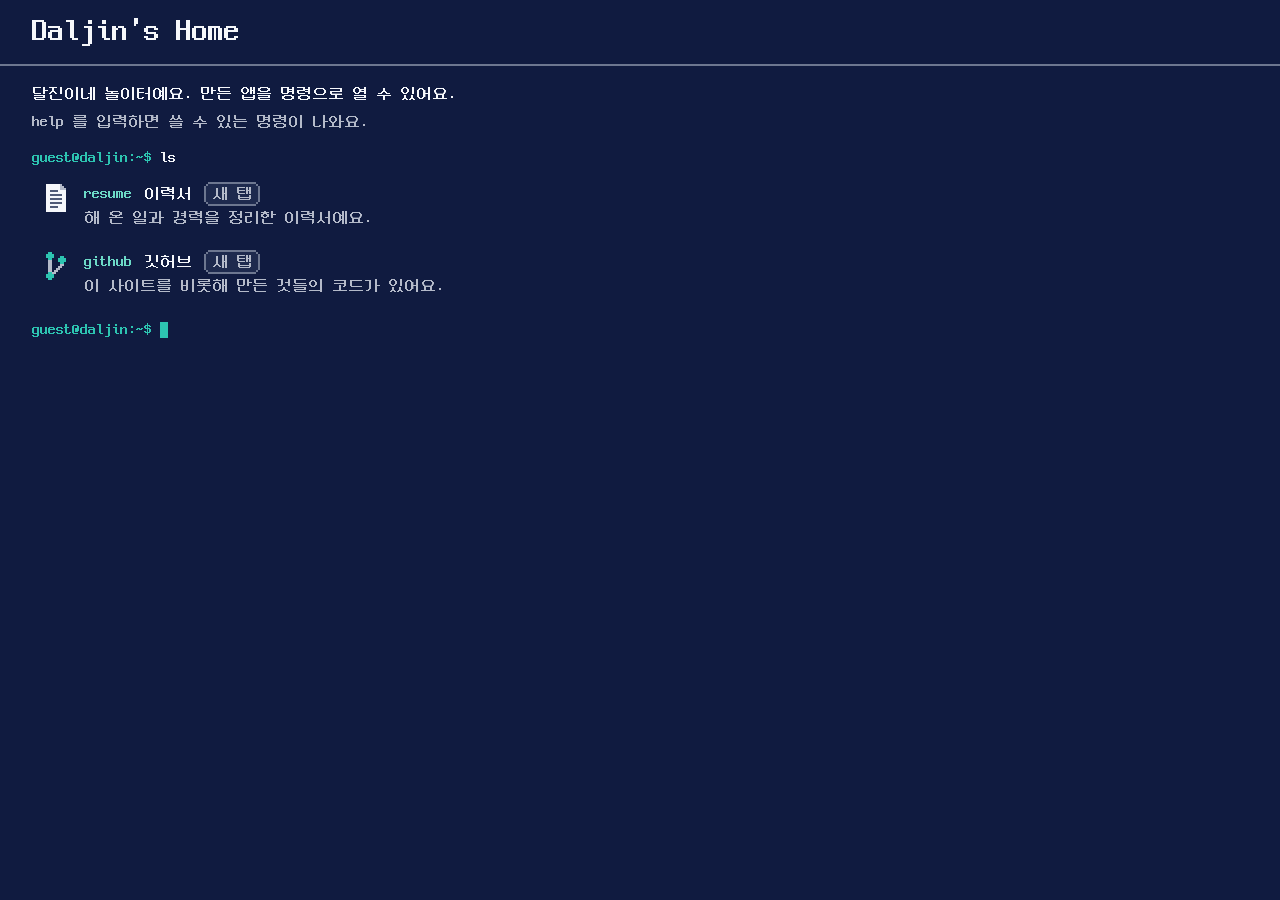
<file: static/index.html>
<!doctype html>
<html lang="ko">
<head>
  <meta charset="utf-8">
  <meta name="viewport" content="width=device-width, initial-scale=1, viewport-fit=cover, interactive-widget=resizes-content">
  <meta name="theme-color" content="#101B40">
  <meta name="color-scheme" content="dark">
  <meta name="description" content="달진이네 놀이터. 만든 앱을 명령으로 여는 터미널이에요.">
  <title>Daljin's Home</title>
  <link rel="icon" href="data:image/svg+xml,%3Csvg xmlns='http://www.w3.org/2000/svg' viewBox='0 0 16 16' shape-rendering='crispEdges'%3E%3Cpath fill='%23101B40' d='M2 0h12v2h2v12h-2v2H2v-2H0V2h2z'/%3E%3Cpath fill='%232DC4B1' d='M4 4h8v8H4z'/%3E%3C/svg%3E">
  <link rel="stylesheet" href="css/site.css">
  <script>document.documentElement.classList.add("js");</script>
  <script src="js/site.js" defer></script>
</head>
<body>
  <div class="term-app" data-term>
    <header class="gnb">
      <h1 class="brand" lang="en">Daljin's Home</h1>
    </header>
    <main class="term">
      <!-- 앱 목록. 앱을 더하려면 <li> 하나를 넣는다. 스크립트가 이 목록을 읽어 터미널을 그린다.
           data-id: 명령 이름(영어 소문자), data-shape: 아이콘(js/site.js 의 SPRITES, 없으면 빈 창),
           data-status: new(신규), beta(베타), error(오류) 중 하나 또는 비움, data-note: 창에 붙는 안내.
           다른 사이트 주소는 새 탭으로, 이 사이트 안 주소(apps/<이름>/)는 창으로 열린다. -->
      <ul class="app-list" data-apps>
        <li><a href="https://resume.daljin.cloud" data-id="resume" data-shape="note"
               data-summary="해 온 일과 경력을 정리한 이력서예요.">이력서</a></li>
        <li><a href="https://github.com/JangDaljin" data-id="github" data-shape="branch"
               data-summary="이 사이트를 비롯해 만든 것들의 코드가 있어요.">깃허브</a></li>
      </ul>
    </main>
  </div>
</body>
</html>
</file>
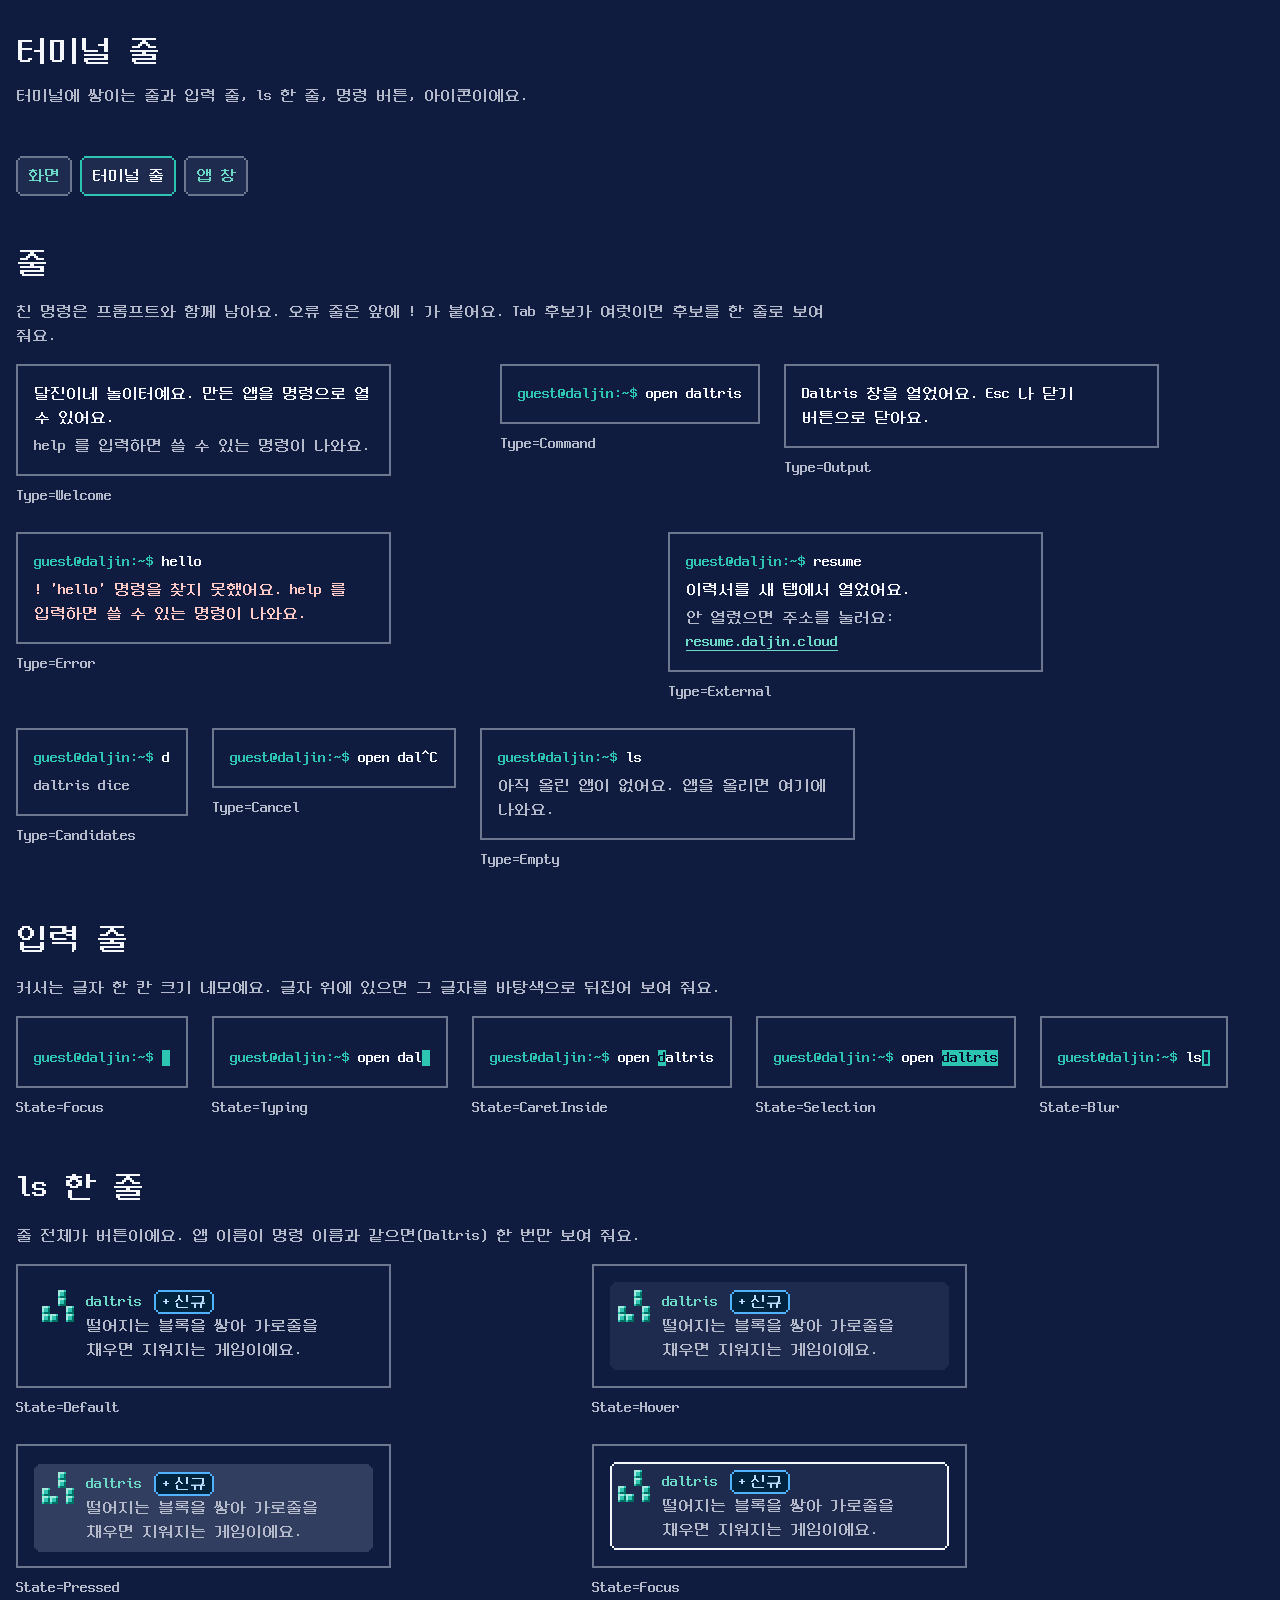
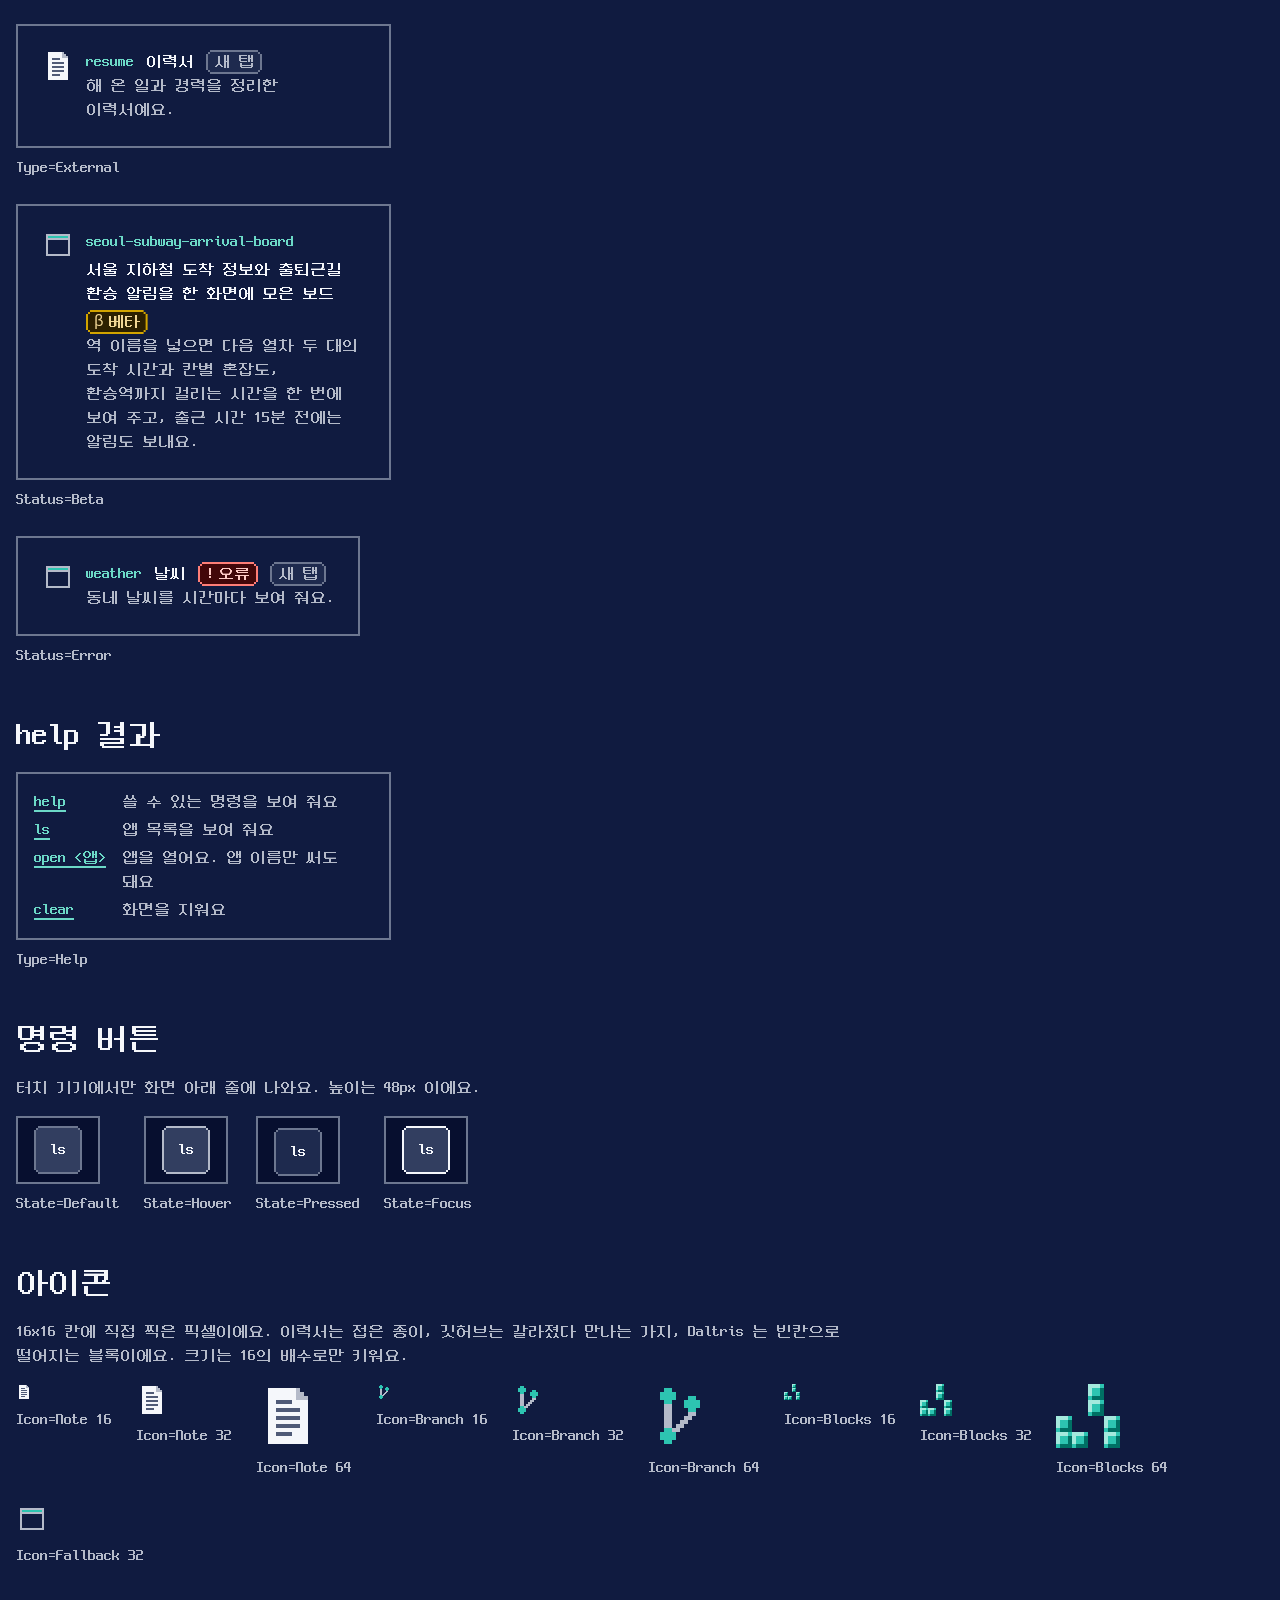
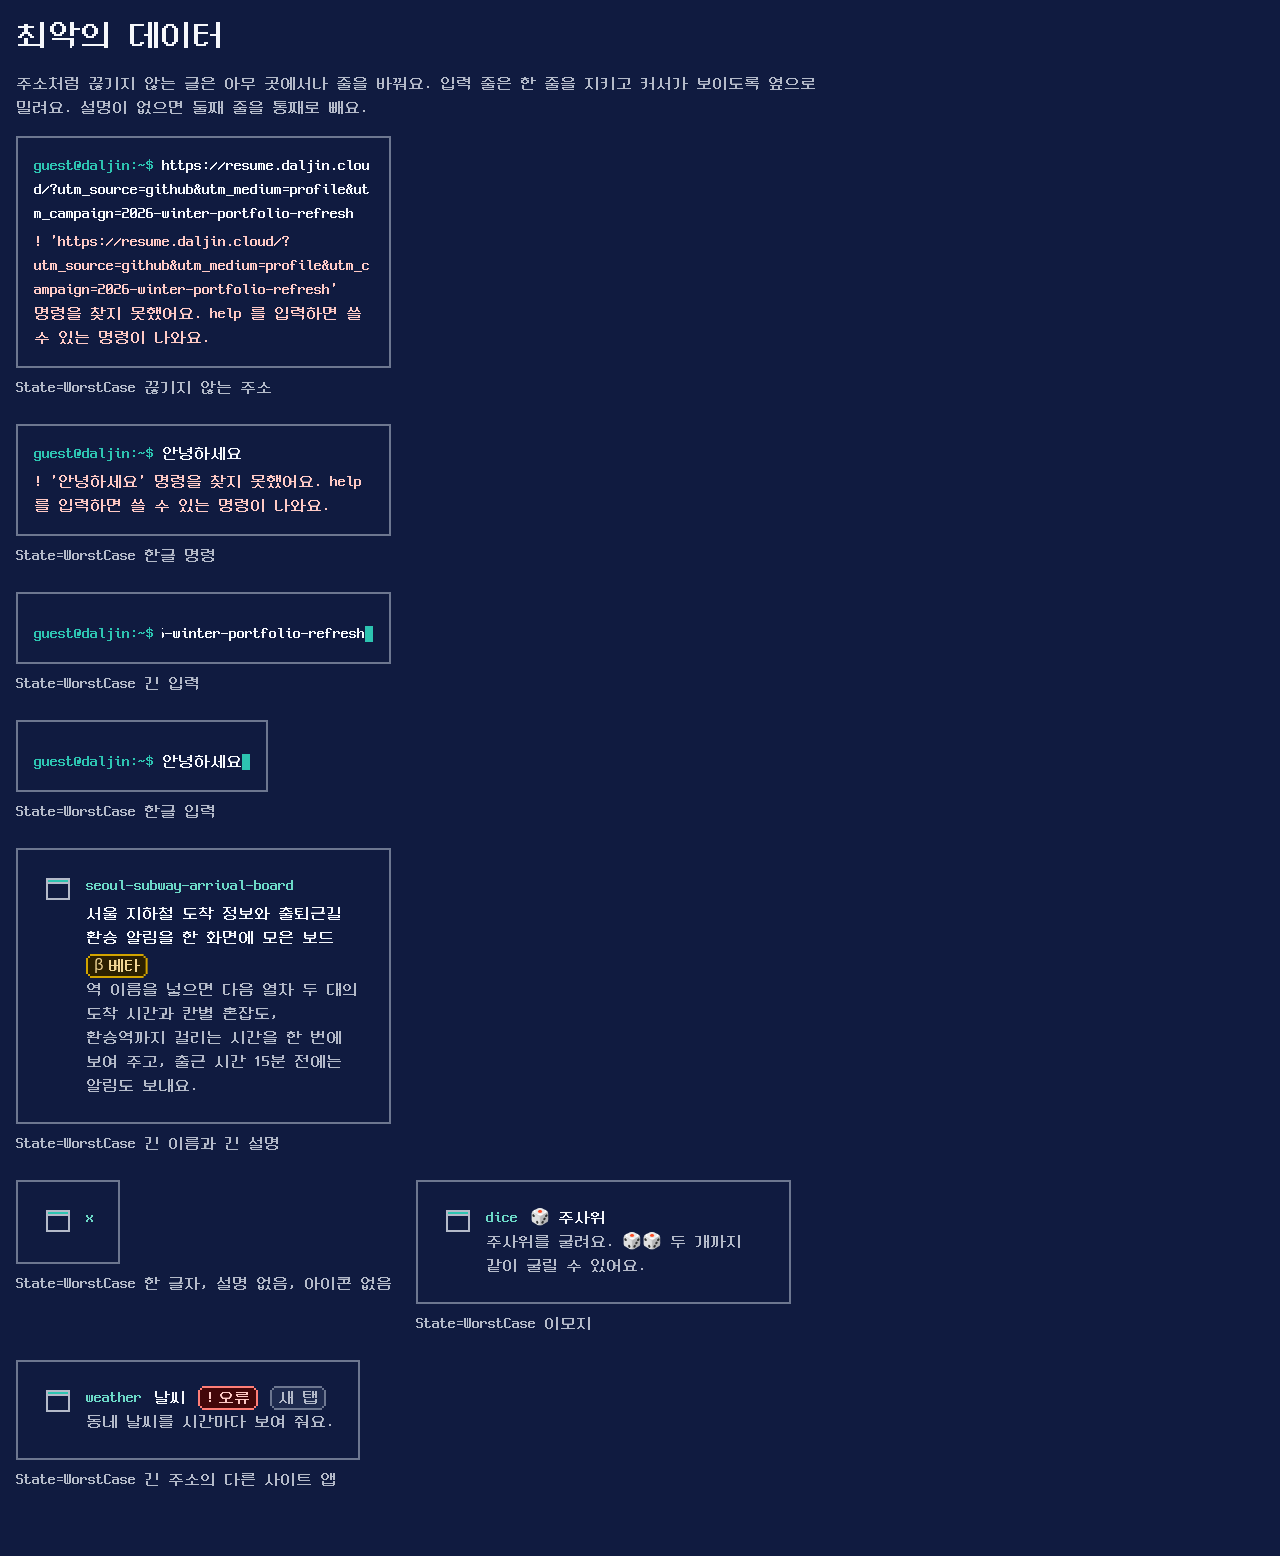
<file: design/home-terminal/component-terminal.html>
<!doctype html>
<!-- Daljin's Home 터미널 시안. approved: 2026-11-17 -->
<html lang="ko">
<head>
<meta charset="utf-8">
<meta name="viewport" content="width=device-width, initial-scale=1, viewport-fit=cover">
<title>터미널 줄</title>
<link rel="stylesheet" href="fonts.css">
<link rel="stylesheet" href="terminal.css">
</head>
<body>
<div class="page">
<header class="page-head"><h1 class="page-title">터미널 줄</h1><p class="muted">터미널에 쌓이는 줄과 입력 줄, ls 한 줄, 명령 버튼, 아이콘이에요.</p></header>
<nav class="page-nav" aria-label="시안 페이지"><a class="nav-link px" href="./">화면</a><a class="nav-link px" href="component-terminal.html" aria-current="page">터미널 줄</a><a class="nav-link px" href="component-window.html">앱 창</a></nav>
<section class="section"><h2 class="section-title">줄</h2><p class="muted">친 명령은 프롬프트와 함께 남아요. 오류 줄은 앞에 ! 가 붙어요. Tab 후보가 여럿이면 후보를 한 줄로 보여 줘요.</p><div class="specs"><div class="spec"><div class="" data-render="line" data-kind="welcome"></div><span class="spec-label">Type=Welcome</span></div><div class="spec"><div class="" data-render="line" data-kind="echo"></div><span class="spec-label">Type=Command</span></div><div class="spec"><div class="" data-render="line" data-kind="out"></div><span class="spec-label">Type=Output</span></div><div class="spec"><div class="" data-render="line" data-kind="error"></div><span class="spec-label">Type=Error</span></div><div class="spec"><div class="" data-render="line" data-kind="external"></div><span class="spec-label">Type=External</span></div><div class="spec"><div class="" data-render="line" data-kind="candidates"></div><span class="spec-label">Type=Candidates</span></div><div class="spec"><div class="" data-render="line" data-kind="ctrlc"></div><span class="spec-label">Type=Cancel</span></div><div class="spec"><div class="" data-render="line" data-kind="empty"></div><span class="spec-label">Type=Empty</span></div></div></section>
<section class="section"><h2 class="section-title">입력 줄</h2><p class="muted">커서는 글자 한 칸 크기 네모예요. 글자 위에 있으면 그 글자를 바탕색으로 뒤집어 보여 줘요.</p><div class="specs"><div class="spec"><div class="" data-render="input" data-state="focus"></div><span class="spec-label">State=Focus</span></div><div class="spec"><div class="" data-render="input" data-state="typing"></div><span class="spec-label">State=Typing</span></div><div class="spec"><div class="" data-render="input" data-state="middle"></div><span class="spec-label">State=CaretInside</span></div><div class="spec"><div class="" data-render="input" data-state="select"></div><span class="spec-label">State=Selection</span></div><div class="spec"><div class="" data-render="input" data-state="blur"></div><span class="spec-label">State=Blur</span></div></div></section>
<section class="section"><h2 class="section-title">ls 한 줄</h2><p class="muted">줄 전체가 버튼이에요. 앱 이름이 명령 이름과 같으면(Daltris) 한 번만 보여 줘요.</p><div class="specs"><div class="spec"><div class="" data-render="lsrow" data-app="daltris" data-flags=""></div><span class="spec-label">State=Default</span></div><div class="spec"><div class="" data-render="lsrow" data-app="daltris" data-flags="hover"></div><span class="spec-label">State=Hover</span></div><div class="spec"><div class="" data-render="lsrow" data-app="daltris" data-flags="pressed"></div><span class="spec-label">State=Pressed</span></div><div class="spec"><div class="" data-render="lsrow" data-app="daltris" data-flags="focus"></div><span class="spec-label">State=Focus</span></div><div class="spec"><div class="" data-render="lsrow" data-app="resume" data-flags=""></div><span class="spec-label">Type=External</span></div><div class="spec"><div class="" data-render="lsrow" data-app="seoul-subway-arrival-board" data-flags=""></div><span class="spec-label">Status=Beta</span></div><div class="spec"><div class="" data-render="lsrow" data-app="weather" data-flags=""></div><span class="spec-label">Status=Error</span></div></div></section>
<section class="section"><h2 class="section-title">help 결과</h2><div class="specs"><div class="spec"><div class="" data-render="help"></div><span class="spec-label">Type=Help</span></div></div></section>
<section class="section"><h2 class="section-title">명령 버튼</h2><p class="muted">터치 기기에서만 화면 아래 줄에 나와요. 높이는 48px 이에요.</p><div class="specs"><div class="spec"><div class="" data-render="chip" data-label="ls" data-flags=""></div><span class="spec-label">State=Default</span></div><div class="spec"><div class="" data-render="chip" data-label="ls" data-flags="hover"></div><span class="spec-label">State=Hover</span></div><div class="spec"><div class="" data-render="chip" data-label="ls" data-flags="pressed"></div><span class="spec-label">State=Pressed</span></div><div class="spec"><div class="" data-render="chip" data-label="ls" data-flags="focus"></div><span class="spec-label">State=Focus</span></div></div></section>
<section class="section"><h2 class="section-title">아이콘</h2><p class="muted">16x16 칸에 직접 찍은 픽셀이에요. 이력서는 접은 종이, 깃허브는 갈라졌다 만나는 가지, Daltris 는 빈칸으로 떨어지는 블록이에요. 크기는 16의 배수로만 키워요.</p><div class="specs"><div class="spec"><div class="" data-render="icon" data-shape="note" data-size="icon-title"></div><span class="spec-label">Icon=Note 16</span></div><div class="spec"><div class="" data-render="icon" data-shape="note" data-size="icon-list"></div><span class="spec-label">Icon=Note 32</span></div><div class="spec"><div class="" data-render="icon" data-shape="note" data-size="icon-show"></div><span class="spec-label">Icon=Note 64</span></div><div class="spec"><div class="" data-render="icon" data-shape="branch" data-size="icon-title"></div><span class="spec-label">Icon=Branch 16</span></div><div class="spec"><div class="" data-render="icon" data-shape="branch" data-size="icon-list"></div><span class="spec-label">Icon=Branch 32</span></div><div class="spec"><div class="" data-render="icon" data-shape="branch" data-size="icon-show"></div><span class="spec-label">Icon=Branch 64</span></div><div class="spec"><div class="" data-render="icon" data-shape="blocks" data-size="icon-title"></div><span class="spec-label">Icon=Blocks 16</span></div><div class="spec"><div class="" data-render="icon" data-shape="blocks" data-size="icon-list"></div><span class="spec-label">Icon=Blocks 32</span></div><div class="spec"><div class="" data-render="icon" data-shape="blocks" data-size="icon-show"></div><span class="spec-label">Icon=Blocks 64</span></div><div class="spec"><div class="" data-render="icon" data-shape="window" data-size="icon-list"></div><span class="spec-label">Icon=Fallback 32</span></div></div></section>
<section class="section"><h2 class="section-title">최악의 데이터</h2><p class="muted">주소처럼 끊기지 않는 글은 아무 곳에서나 줄을 바꿔요. 입력 줄은 한 줄을 지키고 커서가 보이도록 옆으로 밀려요. 설명이 없으면 둘째 줄을 통째로 빼요.</p><div class="specs"><div class="spec"><div class="" data-render="line" data-kind="long"></div><span class="spec-label">State=WorstCase 끊기지 않는 주소</span></div><div class="spec"><div class="" data-render="line" data-kind="korean"></div><span class="spec-label">State=WorstCase 한글 명령</span></div><div class="spec"><div class="" data-render="input" data-state="long"></div><span class="spec-label">State=WorstCase 긴 입력</span></div><div class="spec"><div class="" data-render="input" data-state="korean"></div><span class="spec-label">State=WorstCase 한글 입력</span></div><div class="spec"><div class="" data-render="lsrow" data-app="seoul-subway-arrival-board" data-flags=""></div><span class="spec-label">State=WorstCase 긴 이름과 긴 설명</span></div><div class="spec"><div class="" data-render="lsrow" data-app="x" data-flags=""></div><span class="spec-label">State=WorstCase 한 글자, 설명 없음, 아이콘 없음</span></div><div class="spec"><div class="" data-render="lsrow" data-app="dice" data-flags=""></div><span class="spec-label">State=WorstCase 이모지</span></div><div class="spec"><div class="" data-render="lsrow" data-app="weather" data-flags=""></div><span class="spec-label">State=WorstCase 긴 주소의 다른 사이트 앱</span></div></div></section>
</div>
<script src="terminal.js"></script>
</body>
</html>
</file>
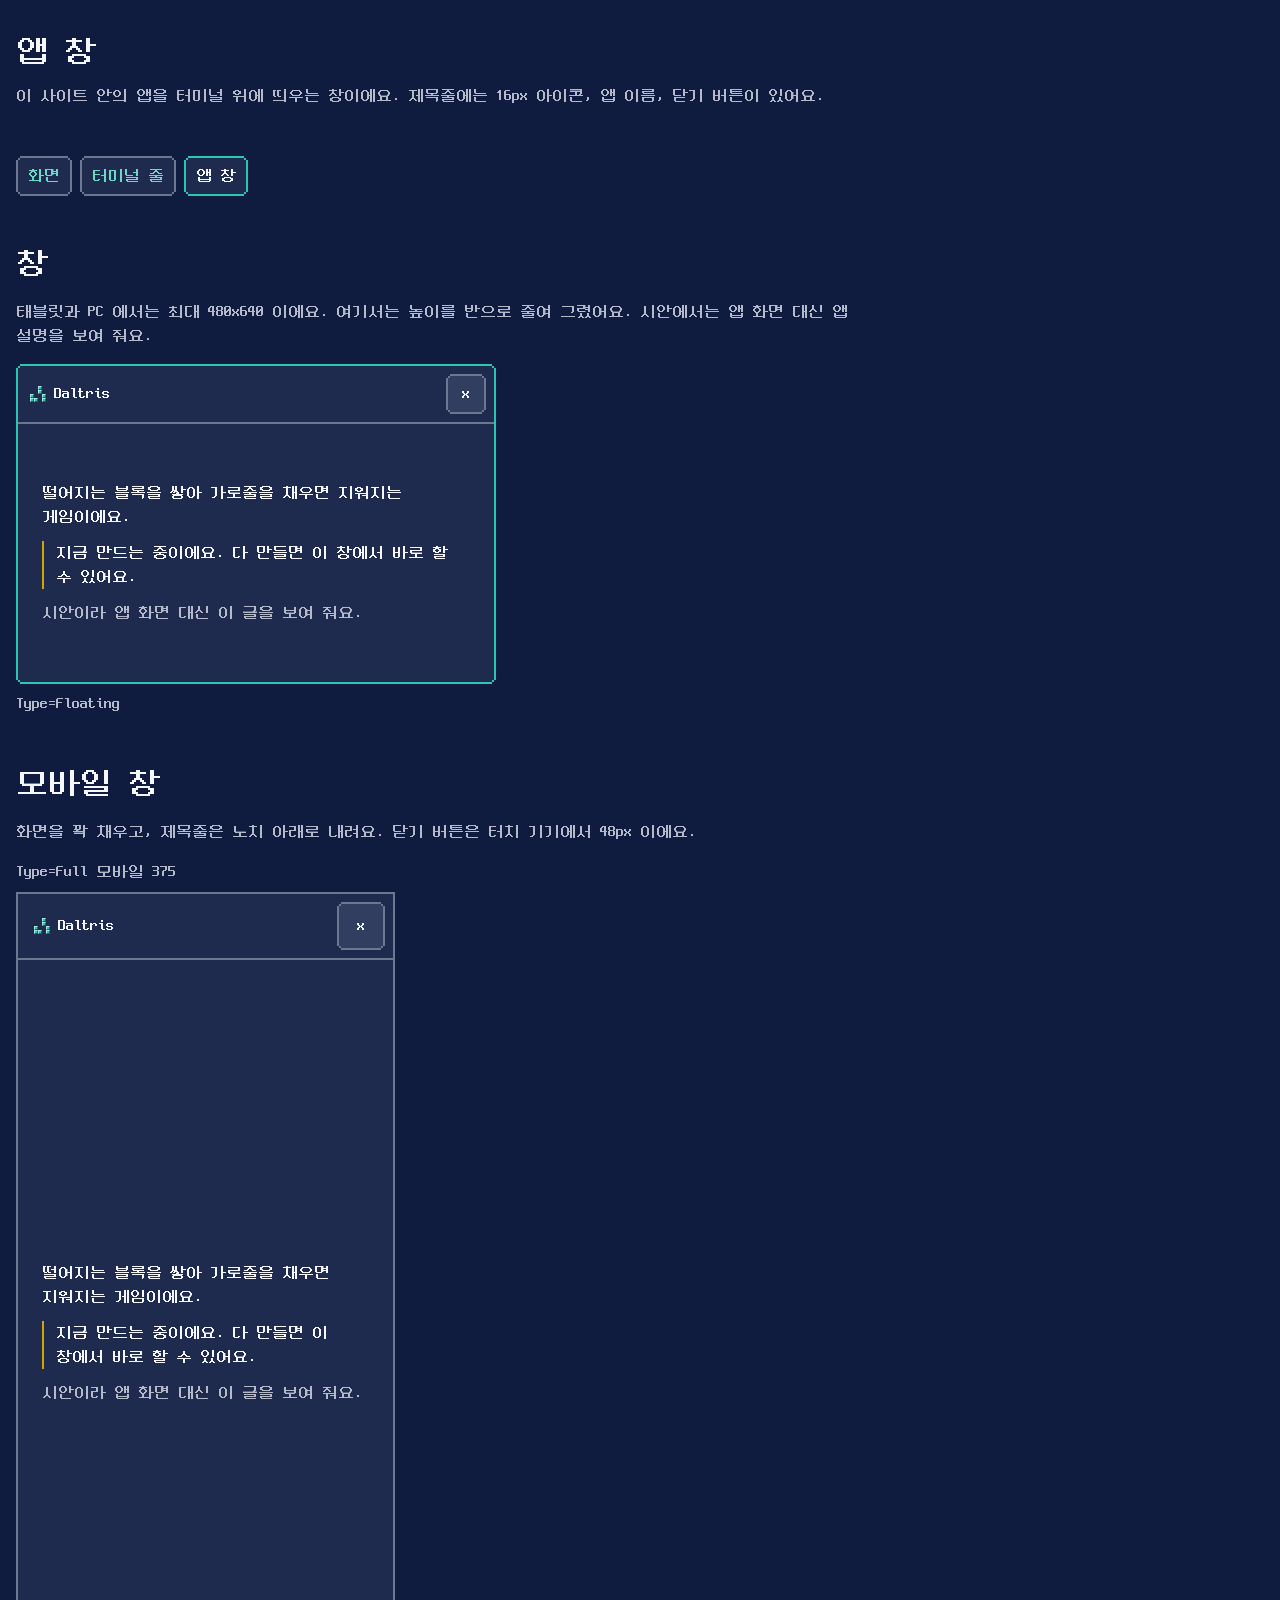
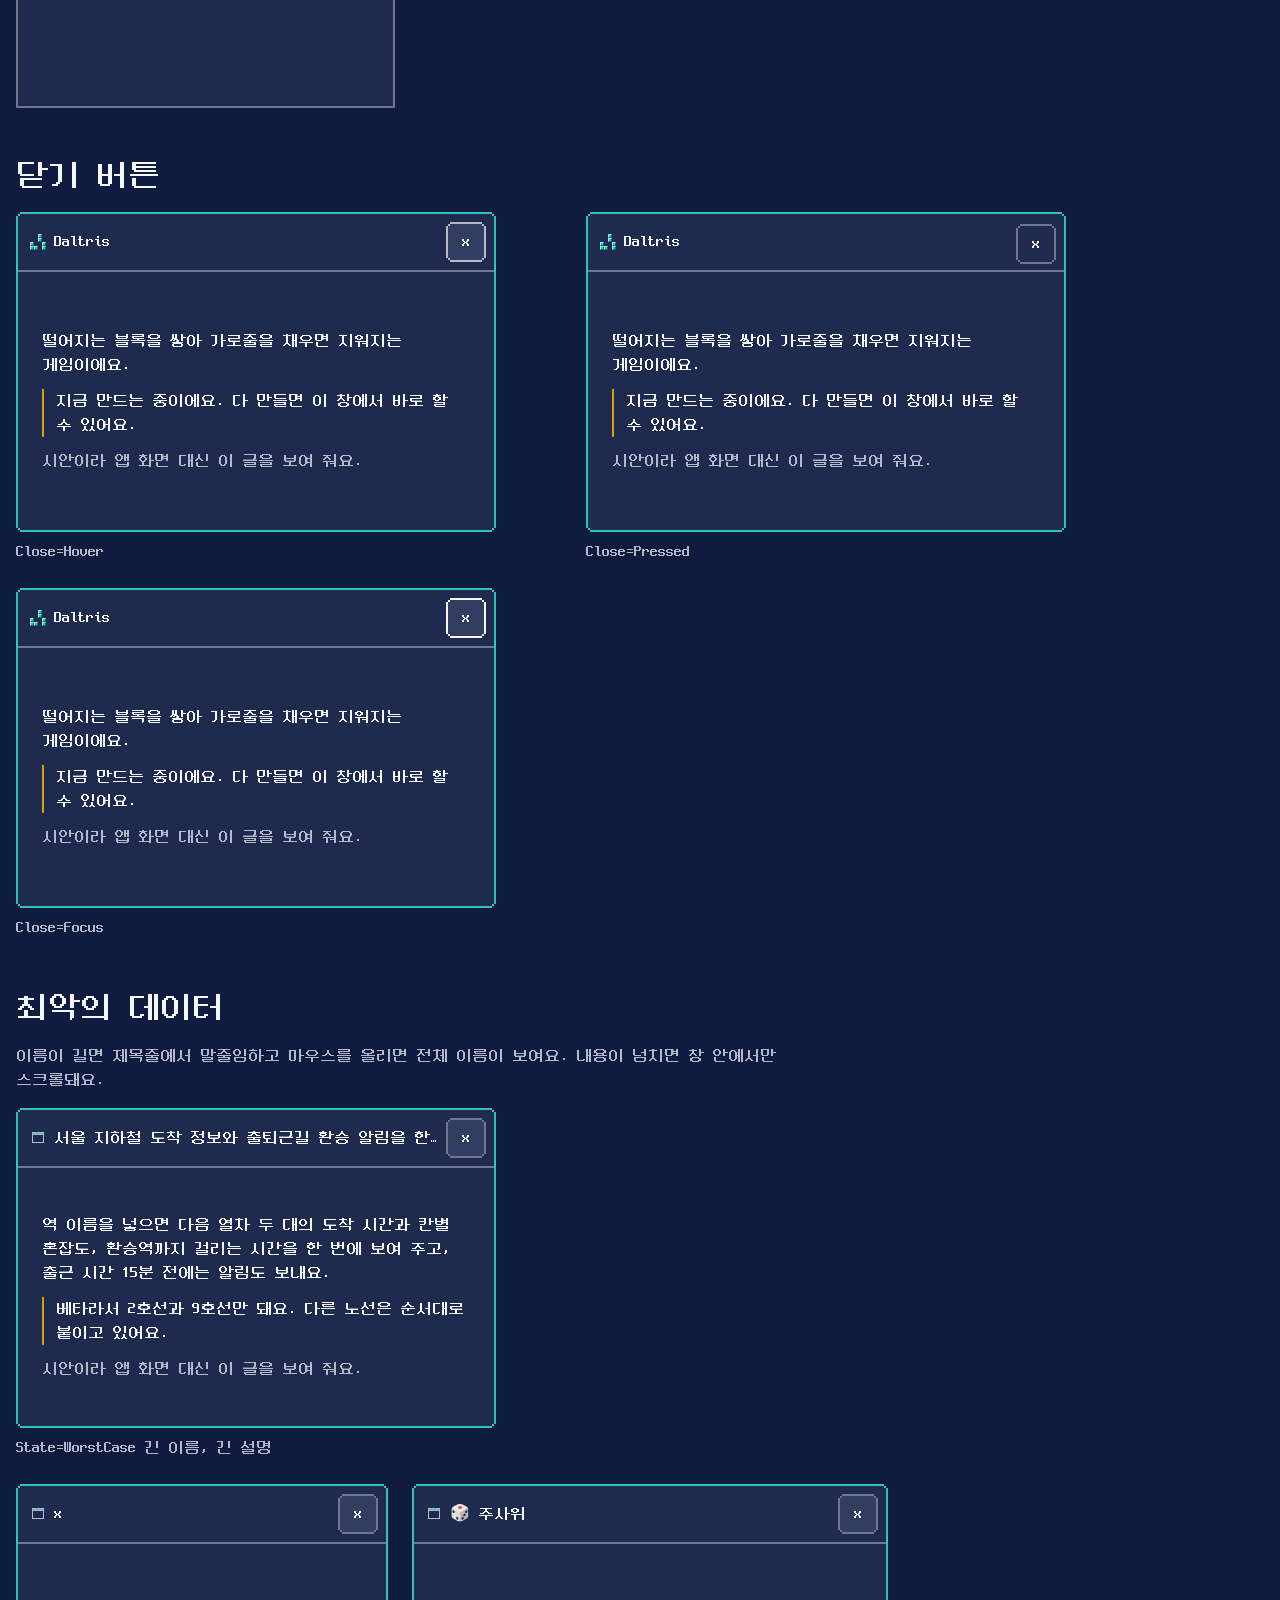
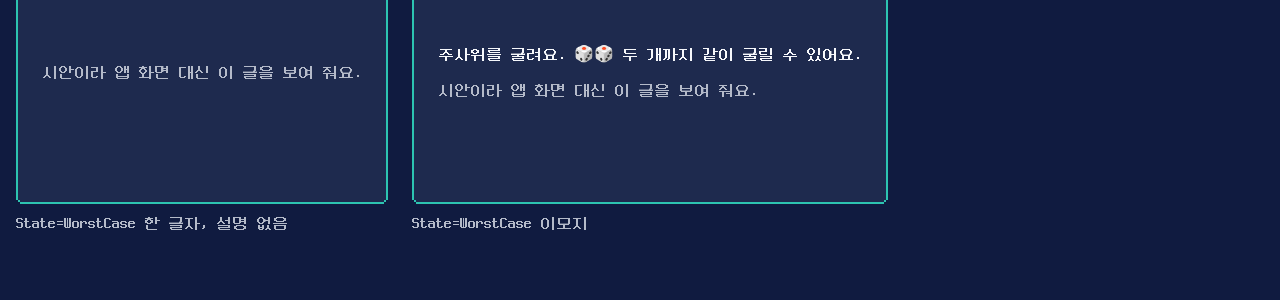
<file: design/home-terminal/component-window.html>
<!doctype html>
<!-- Daljin's Home 터미널 시안. approved: 2026-11-17 -->
<html lang="ko">
<head>
<meta charset="utf-8">
<meta name="viewport" content="width=device-width, initial-scale=1, viewport-fit=cover">
<title>앱 창</title>
<link rel="stylesheet" href="fonts.css">
<link rel="stylesheet" href="terminal.css">
</head>
<body>
<div class="page">
<header class="page-head"><h1 class="page-title">앱 창</h1><p class="muted">이 사이트 안의 앱을 터미널 위에 띄우는 창이에요. 제목줄에는 16px 아이콘, 앱 이름, 닫기 버튼이 있어요.</p></header>
<nav class="page-nav" aria-label="시안 페이지"><a class="nav-link px" href="./">화면</a><a class="nav-link px" href="component-terminal.html">터미널 줄</a><a class="nav-link px" href="component-window.html" aria-current="page">앱 창</a></nav>
<section class="section"><h2 class="section-title">창</h2><p class="muted">태블릿과 PC 에서는 최대 480x640 이에요. 여기서는 높이를 반으로 줄여 그렸어요. 시안에서는 앱 화면 대신 앱 설명을 보여 줘요.</p><div class="specs"><div class="spec"><div class="spec-wide" data-render="window" data-app="daltris" data-flags=""></div><span class="spec-label">Type=Floating</span></div></div></section>
<section class="section"><h2 class="section-title">모바일 창</h2><p class="muted">화면을 꽉 채우고, 제목줄은 노치 아래로 내려요. 닫기 버튼은 터치 기기에서 48px 이에요.</p><div class="frames"><div class="frame-wrap"><span class="muted">Type=Full 모바일 375</span><div class="frame-scroll"><div class="frame frame-mobile"><div data-term data-touch data-open="daltris"></div></div></div></div></div></section>
<section class="section"><h2 class="section-title">닫기 버튼</h2><div class="specs"><div class="spec"><div class="spec-wide" data-render="window" data-app="daltris" data-flags="hover"></div><span class="spec-label">Close=Hover</span></div><div class="spec"><div class="spec-wide" data-render="window" data-app="daltris" data-flags="pressed"></div><span class="spec-label">Close=Pressed</span></div><div class="spec"><div class="spec-wide" data-render="window" data-app="daltris" data-flags="focus"></div><span class="spec-label">Close=Focus</span></div></div></section>
<section class="section"><h2 class="section-title">최악의 데이터</h2><p class="muted">이름이 길면 제목줄에서 말줄임하고 마우스를 올리면 전체 이름이 보여요. 내용이 넘치면 창 안에서만 스크롤돼요.</p><div class="specs"><div class="spec"><div class="spec-wide" data-render="window" data-app="seoul-subway-arrival-board" data-flags=""></div><span class="spec-label">State=WorstCase 긴 이름, 긴 설명</span></div><div class="spec"><div class="spec-wide" data-render="window" data-app="x" data-flags=""></div><span class="spec-label">State=WorstCase 한 글자, 설명 없음</span></div><div class="spec"><div class="spec-wide" data-render="window" data-app="dice" data-flags=""></div><span class="spec-label">State=WorstCase 이모지</span></div></div></section>
</div>
<script src="terminal.js"></script>
</body>
</html>
</file>
<file: static/css/site.css>
/* Daljin's Home 사이트 스타일.
   :root 블록과 터미널 규칙은 승인된 시안 design/home-terminal/terminal.css 에서 옮겼다.
   값을 바꿀 때는 design/home-terminal/tokens.json 과 시안부터 고친다. */

:root {
  /* design/home-terminal/tokens.json 에서 생성한 값. 바꿀 때는 tokens.json 과 시안부터 고친다 */
  --color-primary-50: #E9FBF8;
  --color-primary-100: #D0F4ED;
  --color-primary-200: #A4E9DD;
  --color-primary-300: #6CD9C7;
  --color-primary-400: #2DC4B1;
  --color-primary-500: #00AB99;
  --color-primary-600: #008C7D;
  --color-primary-700: #007064;
  --color-primary-800: #00564C;
  --color-primary-900: #003C35;
  --color-primary-950: #002823;
  --color-neutral-0: #FFFFFF;
  --color-neutral-50: #F5F7FB;
  --color-neutral-100: #E8EBF2;
  --color-neutral-200: #D3D7E2;
  --color-neutral-300: #B4BAC9;
  --color-neutral-400: #8990A4;
  --color-neutral-500: #6D7790;
  --color-neutral-600: #4F5A77;
  --color-neutral-700: #323E60;
  --color-neutral-800: #1E2A4E;
  --color-neutral-900: #101B40;
  --color-neutral-950: #070F2F;
  --color-success-50: #EEFBEB;
  --color-success-100: #DAF4D4;
  --color-success-200: #B9E9AE;
  --color-success-300: #92D882;
  --color-success-400: #6FC35C;
  --color-success-500: #53AC3E;
  --color-success-600: #3B8E25;
  --color-success-700: #297315;
  --color-success-800: #1C580A;
  --color-success-900: #103E03;
  --color-success-950: #082A02;
  --color-warning-50: #FEF6E5;
  --color-warning-100: #F9EAC7;
  --color-warning-200: #F1D695;
  --color-warning-300: #E5BD57;
  --color-warning-400: #D2A400;
  --color-warning-500: #B68D00;
  --color-warning-600: #967400;
  --color-warning-700: #785C00;
  --color-warning-800: #5C4600;
  --color-warning-900: #413000;
  --color-warning-950: #2C2000;
  --color-error-50: #FFF4F3;
  --color-error-100: #FFE4E1;
  --color-error-200: #FFCAC5;
  --color-error-300: #FFA8A0;
  --color-error-400: #FF7E77;
  --color-error-500: #F65351;
  --color-error-600: #D2393A;
  --color-error-700: #AC262A;
  --color-error-800: #86191C;
  --color-error-900: #610D11;
  --color-error-950: #430709;
  --color-info-50: #F0F8FF;
  --color-info-100: #DBEEFF;
  --color-info-200: #B9DEFF;
  --color-info-300: #8BCAFF;
  --color-info-400: #51B3FE;
  --color-info-500: #2D9BE9;
  --color-info-600: #087FC6;
  --color-info-700: #0065A1;
  --color-info-800: #004D7C;
  --color-info-900: #003659;
  --color-info-950: #00243D;
  --color-bg-canvas: var(--color-neutral-900);
  --color-bg-surface: var(--color-neutral-800);
  --color-bg-surface-raised: var(--color-neutral-700);
  --color-bg-subtle: var(--color-neutral-950);
  --color-text-primary: var(--color-neutral-50);
  --color-text-secondary: var(--color-neutral-300);
  --color-text-disabled: var(--color-neutral-500);
  --color-text-inverse: var(--color-neutral-950);
  --color-text-link: var(--color-primary-300);
  --color-border-default: var(--color-neutral-500);
  --color-border-strong: var(--color-primary-400);
  --color-action-primary: var(--color-primary-400);
  --color-action-primary-hover: var(--color-primary-300);
  --color-action-primary-pressed: var(--color-primary-500);
  --color-action-primary-text: var(--color-neutral-950);
  --color-action-secondary: var(--color-neutral-700);
  --color-action-secondary-text: var(--color-neutral-50);
  --color-status-success: var(--color-success-400);
  --color-status-success-bg: var(--color-success-950);
  --color-status-success-text: var(--color-success-200);
  --color-status-warning: var(--color-warning-400);
  --color-status-warning-bg: var(--color-warning-950);
  --color-status-warning-text: var(--color-warning-200);
  --color-status-error: var(--color-error-400);
  --color-status-error-bg: var(--color-error-950);
  --color-status-error-text: var(--color-error-200);
  --color-status-info: var(--color-info-400);
  --color-status-info-bg: var(--color-info-950);
  --color-status-info-text: var(--color-info-200);
  --color-terminal-prompt: var(--color-primary-400);
  --color-terminal-caret: var(--color-primary-400);
  --color-icon-light: var(--color-neutral-50);
  --color-icon-mid: var(--color-neutral-300);
  --color-icon-dark: var(--color-neutral-600);
  --color-icon-accent: var(--color-primary-400);
  --color-icon-accent-light: var(--color-primary-200);
  --color-icon-accent-dark: var(--color-primary-700);
  --breakpoint-tablet: 768px;
  --breakpoint-pc: 1280px;
  --font-family-base: "NeoDunggeunmo Code", monospace;
  --font-size-body: 16px;
  --font-size-title: 32px;
  --font-weight-regular: 400;
  --font-lineheight-tight: 1.25;
  --font-lineheight-normal: 1.5;
  --space-1: 4px;
  --space-2: 8px;
  --space-3: 12px;
  --space-4: 16px;
  --space-5: 20px;
  --space-6: 24px;
  --space-8: 32px;
  --space-10: 40px;
  --space-12: 48px;
  --space-16: 64px;
  --stroke-default: 2px;
  --shape-corner: 4px;
  --size-content-max: 1280px;
  --size-window-width: 480px;
  --size-window-height: 640px;
  --size-icon-list: 32px;
  --size-icon-title: 16px;
  --frame-mobile: 375px;
  --frame-tablet: 768px;
  --frame-pc: 1440px;
  --frame-mobile-height: 812px;
  --frame-tablet-height: 1024px;
  --frame-pc-height: 900px;
  --motion-duration-fast: 120ms;
  --motion-duration-normal: 160ms;
  --motion-duration-blink: 1000ms;
  --motion-easing-enter: cubic-bezier(0.23, 1, 0.32, 1);
  --motion-easing-exit: cubic-bezier(0.23, 1, 0.32, 1);
  --motion-easing-move: cubic-bezier(0.77, 0, 0.175, 1);
  --pixel-grid: 16;
  --pixel-colors: 3;
  --opacity-scrim: 0.7;
  --clip-px: polygon(var(--shape-corner) 0, calc(100% - var(--shape-corner)) 0, calc(100% - var(--shape-corner)) var(--stroke-default), calc(100% - var(--stroke-default)) var(--stroke-default), calc(100% - var(--stroke-default)) var(--shape-corner), 100% var(--shape-corner), 100% calc(100% - var(--shape-corner)), calc(100% - var(--stroke-default)) calc(100% - var(--shape-corner)), calc(100% - var(--stroke-default)) calc(100% - var(--stroke-default)), calc(100% - var(--shape-corner)) calc(100% - var(--stroke-default)), calc(100% - var(--shape-corner)) 100%, var(--shape-corner) 100%, var(--shape-corner) calc(100% - var(--stroke-default)), var(--stroke-default) calc(100% - var(--stroke-default)), var(--stroke-default) calc(100% - var(--shape-corner)), 0 calc(100% - var(--shape-corner)), 0 var(--shape-corner), var(--stroke-default) var(--shape-corner), var(--stroke-default) var(--stroke-default), var(--shape-corner) var(--stroke-default));
  --clip-px-in: polygon(var(--stroke-default) 0, calc(100% - var(--stroke-default)) 0, calc(100% - var(--stroke-default)) var(--stroke-default), 100% var(--stroke-default), 100% calc(100% - var(--stroke-default)), calc(100% - var(--stroke-default)) calc(100% - var(--stroke-default)), calc(100% - var(--stroke-default)) 100%, var(--stroke-default) 100%, var(--stroke-default) calc(100% - var(--stroke-default)), 0 calc(100% - var(--stroke-default)), 0 var(--stroke-default), var(--stroke-default) var(--stroke-default));
  color-scheme: dark;
}


/* ---------- 글꼴: Neo둥근모 Code, SIL OFL 1.1(fonts/OFL.txt) ---------- */
@font-face { font-family: "NeoDunggeunmo Code"; src: url("../fonts/neodgm_code.woff") format("woff"); font-display: swap; }

/* ---------- 바탕 ---------- */
html { -webkit-tap-highlight-color: transparent; -webkit-text-size-adjust: 100%; }
*, *::before, *::after { box-sizing: border-box; }
[hidden] { display: none !important; }
body {
  margin: 0;
  background: var(--color-bg-canvas);
  color: var(--color-text-primary);
  font-family: var(--font-family-base);
  font-size: var(--font-size-body);
  font-weight: var(--font-weight-regular);
  line-height: var(--font-lineheight-normal);
  word-break: keep-all;
}
h1, h2, h3, p { margin: 0; }
h1, h2, h3 { font-size: inherit; font-weight: inherit; }
button { font: inherit; color: inherit; touch-action: manipulation; user-select: none; -webkit-user-select: none; }
a { color: var(--color-text-link); text-underline-offset: var(--space-1); }
.muted { color: var(--color-text-secondary); }
.sr-only { position: absolute; width: 1px; height: 1px; overflow: hidden; clip-path: inset(50%); white-space: nowrap; }

/* ---------- 픽셀 모서리 면: 테두리는 --edge, 안쪽은 --fill ---------- */
.px { position: relative; isolation: isolate; background: var(--edge, var(--color-border-default)); clip-path: var(--clip-px); border: 0; }
.px::before { content: ""; position: absolute; inset: var(--stroke-default); background: var(--fill, var(--color-bg-surface)); clip-path: var(--clip-px-in); z-index: -1; }

/* ---------- 아이콘: 16x16 칸, 칸 하나가 rect 하나 ---------- */
.icon { display: block; flex: none; }
.icon-title { width: var(--size-icon-title); height: var(--size-icon-title); }
.icon-list { width: var(--size-icon-list); height: var(--size-icon-list); }
.icon-show { width: var(--space-16); height: var(--space-16); }
.ink-light { fill: var(--color-icon-light); }
.ink-mid { fill: var(--color-icon-mid); }
.ink-dark { fill: var(--color-icon-dark); }
.ink-accent { fill: var(--color-icon-accent); }
.ink-accent-light { fill: var(--color-icon-accent-light); }
.ink-accent-dark { fill: var(--color-icon-accent-dark); }

/* ---------- 터미널 화면 ---------- */
.term-app {
  container-type: inline-size; position: relative; overflow: hidden; height: 100vh; height: 100dvh;
  display: grid; grid-template-rows: auto minmax(0, 1fr) auto;
  background: var(--color-bg-canvas); color: var(--color-text-primary);
}
.gnb { min-width: 0; padding-block: calc(var(--space-3) + env(safe-area-inset-top, 0px)) var(--space-3); padding-inline: max(var(--gutter, var(--space-4)), env(safe-area-inset-left, 0px)) max(var(--gutter, var(--space-4)), env(safe-area-inset-right, 0px)); border-bottom: var(--stroke-default) solid var(--color-border-default); }
.brand { font-size: var(--font-size-title); line-height: var(--font-lineheight-tight); white-space: nowrap; overflow: hidden; text-overflow: ellipsis; }
.term { min-height: 0; overflow-y: auto; overscroll-behavior: contain; padding-block: var(--space-4) calc(var(--space-8) + env(safe-area-inset-bottom, 0px)); padding-inline: max(var(--gutter, var(--space-4)), env(safe-area-inset-left, 0px)) max(var(--gutter, var(--space-4)), env(safe-area-inset-right, 0px)); cursor: text; }
.term-log { display: grid; gap: var(--space-3); }
.entry { display: grid; gap: var(--space-1); min-width: 0; }
.echo, .out { overflow-wrap: anywhere; }
.prompt { color: var(--color-terminal-prompt); white-space: nowrap; }
.cmd-text { white-space: pre-wrap; word-break: break-all; }
.out.is-error { color: var(--color-status-error-text); }
.out.is-error::before { content: "! "; }

/* 입력 줄: 진짜 입력칸은 글자를 숨기고, 같은 자리의 거울 글자에 네모 커서를 그린다 */
.input-line { display: flex; gap: 1ch; min-width: 0; margin-top: var(--space-3); }
.input-line .prompt { flex: none; }
.cmdline { position: relative; flex: 1; min-width: 0; }
.cmd-mirror { position: relative; display: block; overflow: hidden; white-space: pre; pointer-events: none; }
.cmd-input {
  position: absolute; inset: 0; width: 100%; margin: 0; padding: 0; border: 0; outline: none;
  background: transparent; color: transparent; caret-color: transparent;
  font: inherit; line-height: inherit;
}
.cmd-input::selection { background: transparent; color: transparent; }
.caret { background: var(--color-terminal-caret); color: var(--color-text-inverse); animation: blink var(--motion-duration-blink) steps(1, end) infinite; }
.sel { background: var(--color-terminal-caret); color: var(--color-text-inverse); }
.cmdline:not(.is-focus) .caret { background: transparent; color: inherit; box-shadow: inset 0 0 0 var(--stroke-default) var(--color-terminal-caret); animation: none; }
@keyframes blink { 50% { background: transparent; color: var(--color-text-primary); } }

/* ls 한 줄: 아이콘, 명령 이름, 앱 이름, 상태, 설명. 줄 전체가 버튼이다 */
.ls { display: grid; gap: var(--space-1); }
.ls-row {
  --fill: transparent; --edge: transparent;
  display: grid; grid-template-columns: var(--size-icon-list) minmax(0, 1fr); column-gap: var(--space-3); align-items: start;
  width: 100%; padding: var(--space-2); text-align: left; cursor: pointer;
  transition: transform var(--motion-duration-fast) var(--motion-easing-enter);
}
.ls-text { display: grid; min-width: 0; }
.ls-head { display: flex; flex-wrap: wrap; align-items: center; column-gap: var(--space-3); row-gap: var(--space-1); min-width: 0; }
.ls-id { color: var(--color-text-link); overflow-wrap: anywhere; min-width: 0; }
.ls-name, .ls-summary { overflow-wrap: anywhere; min-width: 0; }
.ls-row.is-hover { --fill: var(--color-bg-surface); --edge: var(--color-bg-surface); }
.ls-row:active, .ls-row.is-pressed { --fill: var(--color-bg-surface-raised); --edge: var(--color-bg-surface-raised); transform: translateY(var(--stroke-default)); }
.ls-row:focus-visible, .ls-row.is-focus { outline: none; --fill: var(--color-bg-surface); --edge: var(--color-text-primary); }
.badge { --fill: var(--color-bg-surface); --edge: var(--color-border-default); color: var(--color-text-secondary); display: inline-flex; align-items: center; gap: var(--space-1); padding-inline: var(--space-2); white-space: nowrap; flex: none; }
.badge.info { --fill: var(--color-status-info-bg); --edge: var(--color-status-info); color: var(--color-status-info-text); }
.badge.warning { --fill: var(--color-status-warning-bg); --edge: var(--color-status-warning); color: var(--color-status-warning-text); }
.badge.error { --fill: var(--color-status-error-bg); --edge: var(--color-status-error); color: var(--color-status-error-text); }

/* help 결과: 명령은 누를 수 있다 */
.help { display: grid; grid-template-columns: max-content minmax(0, 1fr); column-gap: var(--space-4); row-gap: var(--space-1); align-items: start; }
.help-cmd {
  justify-self: start; padding: 0; border: 0; background: none; cursor: pointer; white-space: nowrap;
  color: var(--color-text-link); text-decoration: underline; text-decoration-thickness: var(--stroke-default); text-underline-offset: var(--space-1);
}
.help-cmd:focus-visible { outline: var(--stroke-default) solid var(--color-text-primary); outline-offset: var(--stroke-default); }
.help-desc { overflow-wrap: anywhere; min-width: 0; }

/* 명령 버튼 줄: 터치 기기에서만 */
.chips {
  display: flex; gap: var(--space-2); overflow-x: auto; overscroll-behavior-x: contain; scrollbar-width: none;
  padding-block: var(--space-2) calc(var(--space-2) + env(safe-area-inset-bottom, 0px)); padding-inline: max(var(--gutter, var(--space-4)), env(safe-area-inset-left, 0px)) max(var(--gutter, var(--space-4)), env(safe-area-inset-right, 0px));
  border-top: var(--stroke-default) solid var(--color-border-default); background: var(--color-bg-subtle);
}
.chips::-webkit-scrollbar { display: none; }
.chip {
  --fill: var(--color-action-secondary); --edge: var(--color-border-default);
  flex: none; padding: var(--space-3) var(--space-4); white-space: nowrap; cursor: pointer; color: var(--color-action-secondary-text);
  transition: transform var(--motion-duration-fast) var(--motion-easing-enter);
}
.chip.is-hover { --edge: var(--color-text-secondary); }
.chip:active, .chip.is-pressed { --fill: var(--color-bg-surface); transform: translateY(var(--stroke-default)); }
.chip:focus-visible, .chip.is-focus { outline: none; --edge: var(--color-text-primary); }

/* 앱 창 */
.scrim { position: absolute; inset: 0; z-index: 2; background: var(--color-bg-subtle); opacity: 0; transition: opacity var(--motion-duration-normal) var(--motion-easing-enter); }
.scrim.is-in { opacity: var(--opacity-scrim); }
.window {
  --fill: var(--color-bg-surface); --edge: var(--color-border-strong);
  position: absolute; z-index: 3; left: 50%; top: 50%; translate: -50% -50%;
  width: min(var(--size-window-width), calc(100% - var(--space-8)));
  height: min(var(--size-window-height), calc(100% - var(--space-8)));
  padding: var(--stroke-default);
  display: grid; grid-template-rows: auto minmax(0, 1fr);
  opacity: 0; scale: 0.96;
  transition: opacity var(--motion-duration-normal) var(--motion-easing-enter), scale var(--motion-duration-normal) var(--motion-easing-enter);
}
.window.is-in { opacity: 1; scale: 1; }
.window.is-out { transition-duration: var(--motion-duration-fast); transition-timing-function: var(--motion-easing-exit); }
.win-bar { display: flex; align-items: center; gap: var(--space-2); min-width: 0; padding-block: var(--space-2); padding-inline: var(--space-3) var(--space-2); border-bottom: var(--stroke-default) solid var(--color-border-default); }
.win-title { flex: 1; min-width: 0; overflow: hidden; text-overflow: ellipsis; white-space: nowrap; }
.win-close {
  --fill: var(--color-action-secondary); --edge: var(--color-border-default);
  flex: none; width: var(--space-10); height: var(--space-10); display: grid; place-items: center; padding: 0; cursor: pointer;
  transition: transform var(--motion-duration-fast) var(--motion-easing-enter);
}
.win-close.is-hover { --edge: var(--color-text-secondary); }
.win-close:active, .win-close.is-pressed { --fill: var(--color-bg-surface); transform: translateY(var(--stroke-default)); }
.win-close:focus-visible, .win-close.is-focus { outline: none; --edge: var(--color-text-primary); }
.is-touch .win-close { width: var(--space-12); height: var(--space-12); }
.win-body { min-height: 0; overflow: auto; overscroll-behavior: contain; }
.win-stub { min-height: 100%; display: grid; gap: var(--space-3); align-content: center; padding: var(--space-6); overflow-wrap: anywhere; }
.win-note { padding-left: var(--space-3); border-left: var(--stroke-default) solid var(--color-status-warning); }
.window.is-static { position: relative; left: auto; top: auto; translate: none; z-index: auto; opacity: 1; scale: 1; transition: none; width: min(var(--size-window-width), 100%); height: calc(var(--size-window-height) / 2); }

/* ---------- 구간 ---------- */
@container (width < 768px) {
  .window { left: 0; top: 0; translate: none; width: 100%; height: 100%; padding: 0; clip-path: none; }
  .window::before { inset: 0; clip-path: none; }
  .win-bar { padding-top: calc(var(--space-2) + env(safe-area-inset-top, 0px)); padding-inline: max(var(--space-4), env(safe-area-inset-left, 0px)) max(var(--space-2), env(safe-area-inset-right, 0px)); }
}
@container (min-width: 768px) {
  .gnb, .term { --gutter: var(--space-6); }
}
@container (min-width: 1280px) {
  .gnb, .term { --gutter: max(var(--space-8), calc((100% - var(--size-content-max)) / 2 + var(--space-8))); }
}

@media (hover: hover) and (pointer: fine) {
  .ls-row:hover { --fill: var(--color-bg-surface); --edge: var(--color-bg-surface); }
  .ls-row:focus-visible:hover { --edge: var(--color-text-primary); }
  .help-cmd:hover { color: var(--color-action-primary-hover); }
  .chip:hover { --edge: var(--color-text-secondary); }
  .win-close:hover { --edge: var(--color-text-secondary); }
}
@media (prefers-reduced-motion: reduce) {
  .ls-row, .chip, .win-close { transition: none; }
  .caret { animation: none; }
  .window { scale: 1; transition: opacity var(--motion-duration-normal) var(--motion-easing-enter); }
}

/* ---------- 사이트에서만 쓰는 것 ---------- */
/* 스크립트가 꺼졌을 때 보이는 앱 링크 목록. 스크립트가 켜지면 이 목록을 읽어 터미널을 그린다 */
.app-list { list-style: none; margin: 0; padding: 0; display: grid; gap: var(--space-2); }
.js .app-list { visibility: hidden; }
/* 사이트 안 앱은 창 몸통을 꽉 채우는 iframe 으로 연다 */
.win-frame { display: block; width: 100%; height: 100%; border: 0; background: var(--color-bg-canvas); }
</file>
<file: design/home-terminal/fonts.css>
/* 글꼴 데이터만 담는다. Neo둥근모 Code, SIL OFL 1.1 */
@font-face { font-family: "NeoDunggeunmo Code"; src: url([data-uri]) format("woff"); font-display: swap; }
</file>
<file: design/home-terminal/terminal.css>
:root {
  /* tokens.json 에서 생성. 손으로 고치지 않는다 */
  --color-primary-50: #E9FBF8;
  --color-primary-100: #D0F4ED;
  --color-primary-200: #A4E9DD;
  --color-primary-300: #6CD9C7;
  --color-primary-400: #2DC4B1;
  --color-primary-500: #00AB99;
  --color-primary-600: #008C7D;
  --color-primary-700: #007064;
  --color-primary-800: #00564C;
  --color-primary-900: #003C35;
  --color-primary-950: #002823;
  --color-neutral-0: #FFFFFF;
  --color-neutral-50: #F5F7FB;
  --color-neutral-100: #E8EBF2;
  --color-neutral-200: #D3D7E2;
  --color-neutral-300: #B4BAC9;
  --color-neutral-400: #8990A4;
  --color-neutral-500: #6D7790;
  --color-neutral-600: #4F5A77;
  --color-neutral-700: #323E60;
  --color-neutral-800: #1E2A4E;
  --color-neutral-900: #101B40;
  --color-neutral-950: #070F2F;
  --color-success-50: #EEFBEB;
  --color-success-100: #DAF4D4;
  --color-success-200: #B9E9AE;
  --color-success-300: #92D882;
  --color-success-400: #6FC35C;
  --color-success-500: #53AC3E;
  --color-success-600: #3B8E25;
  --color-success-700: #297315;
  --color-success-800: #1C580A;
  --color-success-900: #103E03;
  --color-success-950: #082A02;
  --color-warning-50: #FEF6E5;
  --color-warning-100: #F9EAC7;
  --color-warning-200: #F1D695;
  --color-warning-300: #E5BD57;
  --color-warning-400: #D2A400;
  --color-warning-500: #B68D00;
  --color-warning-600: #967400;
  --color-warning-700: #785C00;
  --color-warning-800: #5C4600;
  --color-warning-900: #413000;
  --color-warning-950: #2C2000;
  --color-error-50: #FFF4F3;
  --color-error-100: #FFE4E1;
  --color-error-200: #FFCAC5;
  --color-error-300: #FFA8A0;
  --color-error-400: #FF7E77;
  --color-error-500: #F65351;
  --color-error-600: #D2393A;
  --color-error-700: #AC262A;
  --color-error-800: #86191C;
  --color-error-900: #610D11;
  --color-error-950: #430709;
  --color-info-50: #F0F8FF;
  --color-info-100: #DBEEFF;
  --color-info-200: #B9DEFF;
  --color-info-300: #8BCAFF;
  --color-info-400: #51B3FE;
  --color-info-500: #2D9BE9;
  --color-info-600: #087FC6;
  --color-info-700: #0065A1;
  --color-info-800: #004D7C;
  --color-info-900: #003659;
  --color-info-950: #00243D;
  --color-bg-canvas: var(--color-neutral-900);
  --color-bg-surface: var(--color-neutral-800);
  --color-bg-surface-raised: var(--color-neutral-700);
  --color-bg-subtle: var(--color-neutral-950);
  --color-text-primary: var(--color-neutral-50);
  --color-text-secondary: var(--color-neutral-300);
  --color-text-disabled: var(--color-neutral-500);
  --color-text-inverse: var(--color-neutral-950);
  --color-text-link: var(--color-primary-300);
  --color-border-default: var(--color-neutral-500);
  --color-border-strong: var(--color-primary-400);
  --color-action-primary: var(--color-primary-400);
  --color-action-primary-hover: var(--color-primary-300);
  --color-action-primary-pressed: var(--color-primary-500);
  --color-action-primary-text: var(--color-neutral-950);
  --color-action-secondary: var(--color-neutral-700);
  --color-action-secondary-text: var(--color-neutral-50);
  --color-status-success: var(--color-success-400);
  --color-status-success-bg: var(--color-success-950);
  --color-status-success-text: var(--color-success-200);
  --color-status-warning: var(--color-warning-400);
  --color-status-warning-bg: var(--color-warning-950);
  --color-status-warning-text: var(--color-warning-200);
  --color-status-error: var(--color-error-400);
  --color-status-error-bg: var(--color-error-950);
  --color-status-error-text: var(--color-error-200);
  --color-status-info: var(--color-info-400);
  --color-status-info-bg: var(--color-info-950);
  --color-status-info-text: var(--color-info-200);
  --color-terminal-prompt: var(--color-primary-400);
  --color-terminal-caret: var(--color-primary-400);
  --color-icon-light: var(--color-neutral-50);
  --color-icon-mid: var(--color-neutral-300);
  --color-icon-dark: var(--color-neutral-600);
  --color-icon-accent: var(--color-primary-400);
  --color-icon-accent-light: var(--color-primary-200);
  --color-icon-accent-dark: var(--color-primary-700);
  --breakpoint-tablet: 768px;
  --breakpoint-pc: 1280px;
  --font-family-base: "NeoDunggeunmo Code", monospace;
  --font-size-body: 16px;
  --font-size-title: 32px;
  --font-weight-regular: 400;
  --font-lineheight-tight: 1.25;
  --font-lineheight-normal: 1.5;
  --space-1: 4px;
  --space-2: 8px;
  --space-3: 12px;
  --space-4: 16px;
  --space-5: 20px;
  --space-6: 24px;
  --space-8: 32px;
  --space-10: 40px;
  --space-12: 48px;
  --space-16: 64px;
  --stroke-default: 2px;
  --shape-corner: 4px;
  --size-content-max: 1280px;
  --size-window-width: 480px;
  --size-window-height: 640px;
  --size-icon-list: 32px;
  --size-icon-title: 16px;
  --frame-mobile: 375px;
  --frame-tablet: 768px;
  --frame-pc: 1440px;
  --frame-mobile-height: 812px;
  --frame-tablet-height: 1024px;
  --frame-pc-height: 900px;
  --motion-duration-fast: 120ms;
  --motion-duration-normal: 160ms;
  --motion-duration-blink: 1000ms;
  --motion-easing-enter: cubic-bezier(0.23, 1, 0.32, 1);
  --motion-easing-exit: cubic-bezier(0.23, 1, 0.32, 1);
  --motion-easing-move: cubic-bezier(0.77, 0, 0.175, 1);
  --pixel-grid: 16;
  --pixel-colors: 3;
  --opacity-scrim: 0.7;
  --clip-px: polygon(var(--shape-corner) 0, calc(100% - var(--shape-corner)) 0, calc(100% - var(--shape-corner)) var(--stroke-default), calc(100% - var(--stroke-default)) var(--stroke-default), calc(100% - var(--stroke-default)) var(--shape-corner), 100% var(--shape-corner), 100% calc(100% - var(--shape-corner)), calc(100% - var(--stroke-default)) calc(100% - var(--shape-corner)), calc(100% - var(--stroke-default)) calc(100% - var(--stroke-default)), calc(100% - var(--shape-corner)) calc(100% - var(--stroke-default)), calc(100% - var(--shape-corner)) 100%, var(--shape-corner) 100%, var(--shape-corner) calc(100% - var(--stroke-default)), var(--stroke-default) calc(100% - var(--stroke-default)), var(--stroke-default) calc(100% - var(--shape-corner)), 0 calc(100% - var(--shape-corner)), 0 var(--shape-corner), var(--stroke-default) var(--shape-corner), var(--stroke-default) var(--stroke-default), var(--shape-corner) var(--stroke-default));
  --clip-px-in: polygon(var(--stroke-default) 0, calc(100% - var(--stroke-default)) 0, calc(100% - var(--stroke-default)) var(--stroke-default), 100% var(--stroke-default), 100% calc(100% - var(--stroke-default)), calc(100% - var(--stroke-default)) calc(100% - var(--stroke-default)), calc(100% - var(--stroke-default)) 100%, var(--stroke-default) 100%, var(--stroke-default) calc(100% - var(--stroke-default)), 0 calc(100% - var(--stroke-default)), 0 var(--stroke-default), var(--stroke-default) var(--stroke-default));
  color-scheme: dark;
}

/* ---------- 바탕 ---------- */
html { -webkit-tap-highlight-color: transparent; -webkit-text-size-adjust: 100%; }
*, *::before, *::after { box-sizing: border-box; }
[hidden] { display: none !important; }
body {
  margin: 0;
  background: var(--color-bg-canvas);
  color: var(--color-text-primary);
  font-family: var(--font-family-base);
  font-size: var(--font-size-body);
  font-weight: var(--font-weight-regular);
  line-height: var(--font-lineheight-normal);
  word-break: keep-all;
}
h1, h2, h3, p { margin: 0; }
h1, h2, h3 { font-size: inherit; font-weight: inherit; }
button { font: inherit; color: inherit; touch-action: manipulation; user-select: none; -webkit-user-select: none; }
a { color: var(--color-text-link); text-underline-offset: var(--space-1); }
.muted { color: var(--color-text-secondary); }
.sr-only { position: absolute; width: 1px; height: 1px; overflow: hidden; clip-path: inset(50%); white-space: nowrap; }

/* ---------- 픽셀 모서리 면: 테두리는 --edge, 안쪽은 --fill ---------- */
.px { position: relative; isolation: isolate; background: var(--edge, var(--color-border-default)); clip-path: var(--clip-px); border: 0; }
.px::before { content: ""; position: absolute; inset: var(--stroke-default); background: var(--fill, var(--color-bg-surface)); clip-path: var(--clip-px-in); z-index: -1; }

/* ---------- 아이콘: 16x16 칸, 칸 하나가 rect 하나 ---------- */
.icon { display: block; flex: none; }
.icon-title { width: var(--size-icon-title); height: var(--size-icon-title); }
.icon-list { width: var(--size-icon-list); height: var(--size-icon-list); }
.icon-show { width: var(--space-16); height: var(--space-16); }
.ink-light { fill: var(--color-icon-light); }
.ink-mid { fill: var(--color-icon-mid); }
.ink-dark { fill: var(--color-icon-dark); }
.ink-accent { fill: var(--color-icon-accent); }
.ink-accent-light { fill: var(--color-icon-accent-light); }
.ink-accent-dark { fill: var(--color-icon-accent-dark); }

/* ---------- 터미널 화면 ---------- */
.term-app {
  container-type: inline-size; position: relative; overflow: hidden; height: 100%;
  display: grid; grid-template-rows: auto minmax(0, 1fr) auto;
  background: var(--color-bg-canvas); color: var(--color-text-primary);
}
.gnb { min-width: 0; padding-block: var(--space-3); padding-inline: var(--space-4); border-bottom: var(--stroke-default) solid var(--color-border-default); }
.brand { font-size: var(--font-size-title); line-height: var(--font-lineheight-tight); white-space: nowrap; overflow: hidden; text-overflow: ellipsis; }
.term { min-height: 0; overflow-y: auto; overscroll-behavior: contain; padding-block: var(--space-4) var(--space-8); padding-inline: var(--space-4); cursor: text; }
.term-log { display: grid; gap: var(--space-3); }
.entry { display: grid; gap: var(--space-1); min-width: 0; }
.echo, .out { overflow-wrap: anywhere; }
.prompt { color: var(--color-terminal-prompt); white-space: nowrap; }
.cmd-text { white-space: pre-wrap; word-break: break-all; }
.out.is-error { color: var(--color-status-error-text); }
.out.is-error::before { content: "! "; }

/* 입력 줄: 진짜 입력칸은 글자를 숨기고, 같은 자리의 거울 글자에 네모 커서를 그린다 */
.input-line { display: flex; gap: 1ch; min-width: 0; margin-top: var(--space-3); }
.input-line .prompt { flex: none; }
.cmdline { position: relative; flex: 1; min-width: 0; }
.cmd-mirror { position: relative; display: block; overflow: hidden; white-space: pre; pointer-events: none; }
.cmd-input {
  position: absolute; inset: 0; width: 100%; margin: 0; padding: 0; border: 0; outline: none;
  background: transparent; color: transparent; caret-color: transparent;
  font: inherit; line-height: inherit;
}
.cmd-input::selection { background: transparent; color: transparent; }
.caret { background: var(--color-terminal-caret); color: var(--color-text-inverse); animation: blink var(--motion-duration-blink) steps(1, end) infinite; }
.sel { background: var(--color-terminal-caret); color: var(--color-text-inverse); }
.cmdline:not(.is-focus) .caret { background: transparent; color: inherit; box-shadow: inset 0 0 0 var(--stroke-default) var(--color-terminal-caret); animation: none; }
@keyframes blink { 50% { background: transparent; color: var(--color-text-primary); } }

/* ls 한 줄: 아이콘, 명령 이름, 앱 이름, 상태, 설명. 줄 전체가 버튼이다 */
.ls { display: grid; gap: var(--space-1); }
.ls-row {
  --fill: transparent; --edge: transparent;
  display: grid; grid-template-columns: var(--size-icon-list) minmax(0, 1fr); column-gap: var(--space-3); align-items: start;
  width: 100%; padding: var(--space-2); text-align: left; cursor: pointer;
  transition: transform var(--motion-duration-fast) var(--motion-easing-enter);
}
.ls-text { display: grid; min-width: 0; }
.ls-head { display: flex; flex-wrap: wrap; align-items: center; column-gap: var(--space-3); row-gap: var(--space-1); min-width: 0; }
.ls-id { color: var(--color-text-link); overflow-wrap: anywhere; min-width: 0; }
.ls-name, .ls-summary { overflow-wrap: anywhere; min-width: 0; }
.ls-row.is-hover { --fill: var(--color-bg-surface); --edge: var(--color-bg-surface); }
.ls-row:active, .ls-row.is-pressed { --fill: var(--color-bg-surface-raised); --edge: var(--color-bg-surface-raised); transform: translateY(var(--stroke-default)); }
.ls-row:focus-visible, .ls-row.is-focus { outline: none; --fill: var(--color-bg-surface); --edge: var(--color-text-primary); }
.badge { --fill: var(--color-bg-surface); --edge: var(--color-border-default); color: var(--color-text-secondary); display: inline-flex; align-items: center; gap: var(--space-1); padding-inline: var(--space-2); white-space: nowrap; flex: none; }
.badge.info { --fill: var(--color-status-info-bg); --edge: var(--color-status-info); color: var(--color-status-info-text); }
.badge.warning { --fill: var(--color-status-warning-bg); --edge: var(--color-status-warning); color: var(--color-status-warning-text); }
.badge.error { --fill: var(--color-status-error-bg); --edge: var(--color-status-error); color: var(--color-status-error-text); }

/* help 결과: 명령은 누를 수 있다 */
.help { display: grid; grid-template-columns: max-content minmax(0, 1fr); column-gap: var(--space-4); row-gap: var(--space-1); align-items: start; }
.help-cmd {
  justify-self: start; padding: 0; border: 0; background: none; cursor: pointer; white-space: nowrap;
  color: var(--color-text-link); text-decoration: underline; text-decoration-thickness: var(--stroke-default); text-underline-offset: var(--space-1);
}
.help-cmd:focus-visible { outline: var(--stroke-default) solid var(--color-text-primary); outline-offset: var(--stroke-default); }
.help-desc { overflow-wrap: anywhere; min-width: 0; }

/* 명령 버튼 줄: 터치 기기에서만 */
.chips {
  display: flex; gap: var(--space-2); overflow-x: auto; overscroll-behavior-x: contain; scrollbar-width: none;
  padding-block: var(--space-2) calc(var(--space-2) + env(safe-area-inset-bottom, 0px)); padding-inline: var(--space-4);
  border-top: var(--stroke-default) solid var(--color-border-default); background: var(--color-bg-subtle);
}
.chips::-webkit-scrollbar { display: none; }
.chip {
  --fill: var(--color-action-secondary); --edge: var(--color-border-default);
  flex: none; padding: var(--space-3) var(--space-4); white-space: nowrap; cursor: pointer; color: var(--color-action-secondary-text);
  transition: transform var(--motion-duration-fast) var(--motion-easing-enter);
}
.chip.is-hover { --edge: var(--color-text-secondary); }
.chip:active, .chip.is-pressed { --fill: var(--color-bg-surface); transform: translateY(var(--stroke-default)); }
.chip:focus-visible, .chip.is-focus { outline: none; --edge: var(--color-text-primary); }

/* 앱 창 */
.scrim { position: absolute; inset: 0; z-index: 2; background: var(--color-bg-subtle); opacity: 0; transition: opacity var(--motion-duration-normal) var(--motion-easing-enter); }
.scrim.is-in { opacity: var(--opacity-scrim); }
.window {
  --fill: var(--color-bg-surface); --edge: var(--color-border-strong);
  position: absolute; z-index: 3; left: 50%; top: 50%; translate: -50% -50%;
  width: min(var(--size-window-width), calc(100% - var(--space-8)));
  height: min(var(--size-window-height), calc(100% - var(--space-8)));
  padding: var(--stroke-default);
  display: grid; grid-template-rows: auto minmax(0, 1fr);
  opacity: 0; scale: 0.96;
  transition: opacity var(--motion-duration-normal) var(--motion-easing-enter), scale var(--motion-duration-normal) var(--motion-easing-enter);
}
.window.is-in { opacity: 1; scale: 1; }
.window.is-out { transition-duration: var(--motion-duration-fast); transition-timing-function: var(--motion-easing-exit); }
.win-bar { display: flex; align-items: center; gap: var(--space-2); min-width: 0; padding-block: var(--space-2); padding-inline: var(--space-3) var(--space-2); border-bottom: var(--stroke-default) solid var(--color-border-default); }
.win-title { flex: 1; min-width: 0; overflow: hidden; text-overflow: ellipsis; white-space: nowrap; }
.win-close {
  --fill: var(--color-action-secondary); --edge: var(--color-border-default);
  flex: none; width: var(--space-10); height: var(--space-10); display: grid; place-items: center; padding: 0; cursor: pointer;
  transition: transform var(--motion-duration-fast) var(--motion-easing-enter);
}
.win-close.is-hover { --edge: var(--color-text-secondary); }
.win-close:active, .win-close.is-pressed { --fill: var(--color-bg-surface); transform: translateY(var(--stroke-default)); }
.win-close:focus-visible, .win-close.is-focus { outline: none; --edge: var(--color-text-primary); }
.is-touch .win-close { width: var(--space-12); height: var(--space-12); }
.win-body { min-height: 0; overflow: auto; overscroll-behavior: contain; }
.win-stub { min-height: 100%; display: grid; gap: var(--space-3); align-content: center; padding: var(--space-6); overflow-wrap: anywhere; }
.win-note { padding-left: var(--space-3); border-left: var(--stroke-default) solid var(--color-status-warning); }
.window.is-static { position: relative; left: auto; top: auto; translate: none; z-index: auto; opacity: 1; scale: 1; transition: none; width: min(var(--size-window-width), 100%); height: calc(var(--size-window-height) / 2); }

/* ---------- 구간 ---------- */
@container (width < 768px) {
  .window { left: 0; top: 0; translate: none; width: 100%; height: 100%; padding: 0; clip-path: none; }
  .window::before { inset: 0; clip-path: none; }
  .win-bar { padding-top: calc(var(--space-2) + env(safe-area-inset-top, 0px)); padding-inline: max(var(--space-4), env(safe-area-inset-left, 0px)) max(var(--space-2), env(safe-area-inset-right, 0px)); }
}
@container (min-width: 768px) {
  .gnb, .term { padding-inline: var(--space-6); }
}
@container (min-width: 1280px) {
  .gnb, .term { padding-inline: max(var(--space-8), calc((100% - var(--size-content-max)) / 2 + var(--space-8))); }
}

@media (hover: hover) and (pointer: fine) {
  .ls-row:hover { --fill: var(--color-bg-surface); --edge: var(--color-bg-surface); }
  .ls-row:focus-visible:hover { --edge: var(--color-text-primary); }
  .help-cmd:hover { color: var(--color-action-primary-hover); }
  .chip:hover { --edge: var(--color-text-secondary); }
  .win-close:hover { --edge: var(--color-text-secondary); }
}
@media (prefers-reduced-motion: reduce) {
  .ls-row, .chip, .win-close { transition: none; }
  .caret { animation: none; }
  .window { scale: 1; transition: opacity var(--motion-duration-normal) var(--motion-easing-enter); }
}

/* ---------- 시안 페이지 틀(제품 화면 아님) ---------- */
.page {
  display: grid; gap: var(--space-12);
  padding-block: var(--space-8) var(--space-16);
  padding-left: max(var(--space-4), env(safe-area-inset-left, 0px));
  padding-right: max(var(--space-4), env(safe-area-inset-right, 0px));
}
.page-head { display: grid; gap: var(--space-3); max-width: 52em; }
.page-title { font-size: var(--font-size-title); line-height: var(--font-lineheight-tight); text-wrap: balance; }
.page-nav { display: flex; flex-wrap: wrap; gap: var(--space-2); }
.nav-link { --fill: var(--color-bg-surface); --edge: var(--color-border-default); display: inline-block; padding: var(--space-2) var(--space-3); text-decoration: none; color: var(--color-text-link); }
.nav-link[aria-current="page"] { --edge: var(--color-border-strong); color: var(--color-text-primary); }
.nav-link:focus-visible { outline: none; --edge: var(--color-text-primary); }
.section { display: grid; gap: var(--space-4); min-width: 0; }
.section-title { font-size: var(--font-size-title); line-height: var(--font-lineheight-tight); text-wrap: balance; }
.section > p { max-width: 52em; }
.frames { display: flex; flex-wrap: wrap; gap: var(--space-8); align-items: flex-start; }
.frame-wrap { display: grid; gap: var(--space-2); max-width: 100%; min-width: 0; }
.frame-scroll { overflow-x: auto; max-width: 100%; }
.frame { box-sizing: content-box; border: var(--stroke-default) solid var(--color-border-default); }
.frame-mobile { width: var(--frame-mobile); height: var(--frame-mobile-height); }
.frame-tablet { width: var(--frame-tablet); height: var(--frame-tablet-height); }
.frame-pc { width: var(--frame-pc); height: var(--frame-pc-height); }
.specs { display: flex; flex-wrap: wrap; gap: var(--space-6); align-items: flex-start; }
.spec { display: grid; gap: var(--space-2); justify-items: start; min-width: 0; max-width: 100%; }
.spec-label { color: var(--color-text-secondary); overflow-wrap: anywhere; }
.spec-wide { width: min(var(--size-window-width), 100%); }
.sample { display: grid; gap: var(--space-1); width: min(var(--frame-mobile), 100%); padding: var(--space-4); background: var(--color-bg-canvas); border: var(--stroke-default) solid var(--color-border-default); }
.sample-bar { width: auto; padding: var(--space-2) var(--space-4); background: var(--color-bg-subtle); }
.table-scroll { overflow-x: auto; }
table { border-collapse: collapse; width: 100%; font-variant-numeric: tabular-nums; }
th, td { text-align: left; vertical-align: top; padding: var(--space-2) var(--space-4) var(--space-2) 0; border-bottom: var(--stroke-default) solid var(--color-border-default); }
th { color: var(--color-text-secondary); font-weight: inherit; white-space: nowrap; }
.list { display: grid; gap: var(--space-2); padding-left: var(--space-5); margin: 0; max-width: 52em; }
</file>
